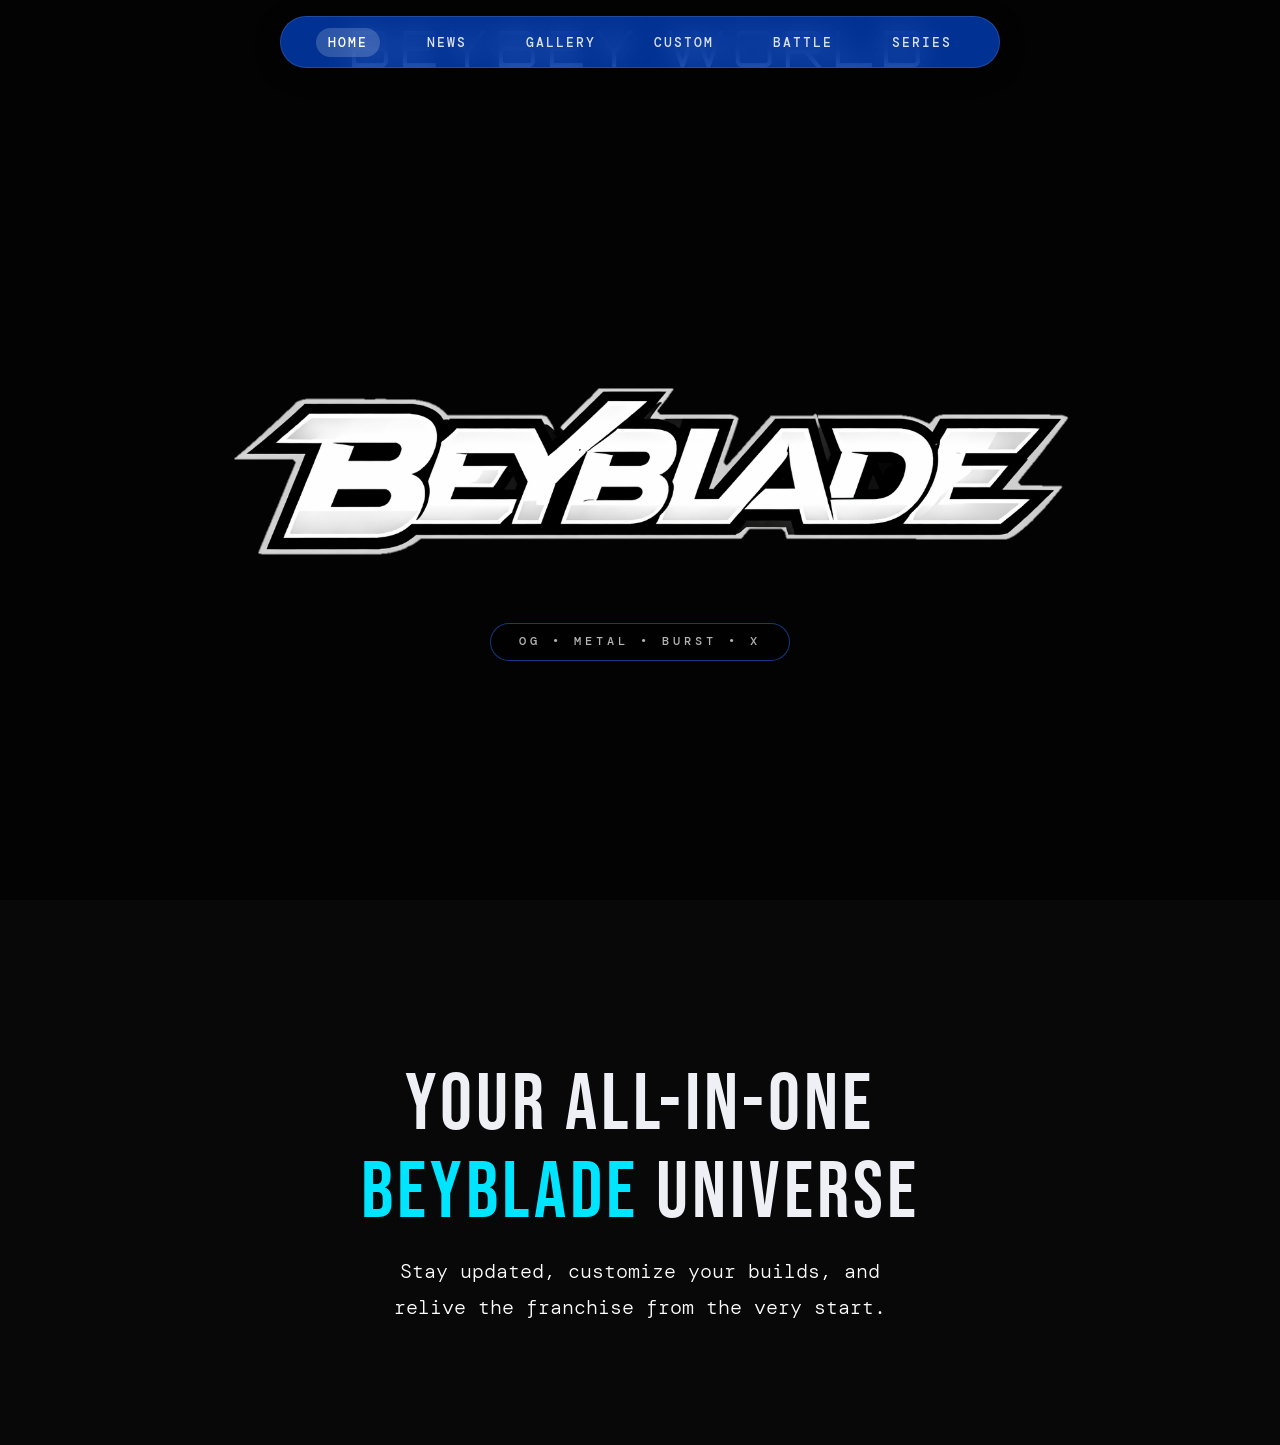
<file: home.html>
<!DOCTYPE html>
<html lang="en">
<head>
  <meta charset="UTF-8">
  <meta name="viewport" content="width=device-width, initial-scale=1.0">
  <title>BEYBEY WORLD — Home</title>
  <link rel="preconnect" href="https://fonts.googleapis.com">
  <link rel="preconnect" href="https://fonts.gstatic.com" crossorigin>
  <link href="https://fonts.googleapis.com/css2?family=Orbitron:wght@400;500;700&family=Bebas+Neue&family=DM+Mono:wght@300;400;500&display=swap" rel="stylesheet">
   <link rel="stylesheet" href="../nav.css">
  <style>
    * { margin: 0; padding: 0; box-sizing: border-box; }

    body {
      background: #080808;
      font-family: 'DM Mono', monospace;
      font-weight: 300;
      color: #eef0f6;
      line-height: 1.6;
      overflow-x: hidden;
    }

    h1 {
      margin: 0;
      font-family: 'Bebas Neue', sans-serif;
      font-weight: 400;
      letter-spacing: 0.05em;
      line-height: 1.1;
      font-size: 80px;
    }

    p {
      margin: 0;
      font-size: 14px;
      color: #8a90a0;
    }

    a {
      color: #003CB4;
      text-decoration: none;
    }

    .container {
      max-width: 1200px;
      margin: 0 auto;
      padding: 0 24px;
    }

    /* Video Background */
    .page-video-bg {
      position: fixed;
      top: 0; left: 0;
      width: 100%; height: 100%;
      z-index: -1;
      overflow: hidden;
      pointer-events: none;
    }

    .page-video-bg::after {
      content: '';
      position: absolute;
      inset: 0;
      background: black;
      opacity: 0.55;
      pointer-events: none;
    }

    .page-video {
      width: 100%; height: 100%;
      object-fit: cover;
      object-position: center;
    }



    /* Hero */
    .hero {
      padding-top: 140px;
      padding-bottom: 80px;
      text-align: center;
      min-height: 1200px;
    }

    .page-header {
      text-align: center;
      padding: 8px 0 0;
      color: #ffffff;
      font-size: 50px;
      letter-spacing: 0.18em;
      text-transform: uppercase;
      font-family: 'Orbitron', sans-serif;
    }

    .hero-branding {
      display: flex;
      flex-direction: column;
      align-items: center;
      gap: 18px;
      margin-bottom: 0px;
    }

    .page-logo {
      display: block;
      max-width: 1000px;
      width: 100%;
      height: auto;
      margin: 100px auto 0;
    }

    .hero-badge {
      display: inline-flex;
      align-items: center;
      justify-content: center;
      font-family: 'DM Mono', monospace;
      font-size: 12px;
      font-weight: 500;
      letter-spacing: 4px;
      text-transform: uppercase;
      color: rgba(255, 255, 255, 0.7);
      border: 1px solid rgba(38, 114, 255, 0.5);
      padding: 8px 28px;
      border-radius: 100px;
      background: rgba(0, 0, 0, 0.4);
      margin-bottom: 400px;
    }

    .hero h1 {
      color: #eef0f6;
      margin-bottom: 16px;
    }

    .accent { color: #00e5ff; }

    .hero p {
      color: white;
      max-width: 540px;
      margin: 0 auto 40px;
      font-size: 20px;
      line-height: 1.8;
    }

    .hero-actions {
      display: flex;
      align-items: center;
      justify-content: center;
      gap: 16px;
      flex-wrap: wrap;
      margin-bottom: 200px;
    }

    @media (max-width: 640px) {
      .hero {
        padding-top: 110px;
        padding-bottom: 50px;
      }
      .nav-menu a {
        font-size: 10px;
        letter-spacing: 2px;
      }
      h1 { font-size: 36px; }
    }
  </style>
</head>
<body>

  <header class="page-header">BEYBEY WORLD</header>

  <!-- Navigation: home.html style (dark glass pill, DM Mono font, slides in on scroll) -->
  <div class="nav-wrapper" id="navWrapper">
    <nav class="navbar">
      <ul class="nav-menu">
        <li><a href="home.html" class="active">Home</a></li>
        <li><a href="news/news.html">News</a></li>
        <li><a href="gallery/gallery.html">Gallery</a></li>
        <li><a href="custom/custom.html">Custom</a></li>
        <li><a href="battle/battle.html">Battle</a></li>
        <li><a href="series/series.html">Series</a></li>
      </ul>
    </nav>
  </div>

  <!-- Video Background -->
  <div class="page-video-bg">
    <video autoplay muted loop playsinline class="page-video">
      <source src="home_bg.mp4" type="video/mp4">
    </video>
  </div>

  <!-- Hero -->
  <section class="hero">
    <div class="container">
      <div class="hero-branding">
        <img class="page-logo" src="beyblade logo.png" alt="Beyblade logo">
        <span class="hero-badge">OG &bull; Metal &bull; Burst &bull; X</span>
      </div>
      <h1>Your All-In-One<br><span class="accent">Beyblade</span> Universe</h1>
      <p>Stay updated, customize your builds, and relive the franchise from the very start.</p>
    </div>
  </section>

  <script>
    const wrapper = document.getElementById('navWrapper');
    const links = document.querySelectorAll('.nav-menu a');

    window.addEventListener('scroll', function () {
      wrapper.classList.toggle('visible', window.scrollY > 80);
    });

    links.forEach(function (link) {
      link.addEventListener('click', function () {
        links.forEach(function (l) { l.classList.remove('active'); });
        this.classList.add('active');
      });
    });
  </script>

</body>
</html>
</file>
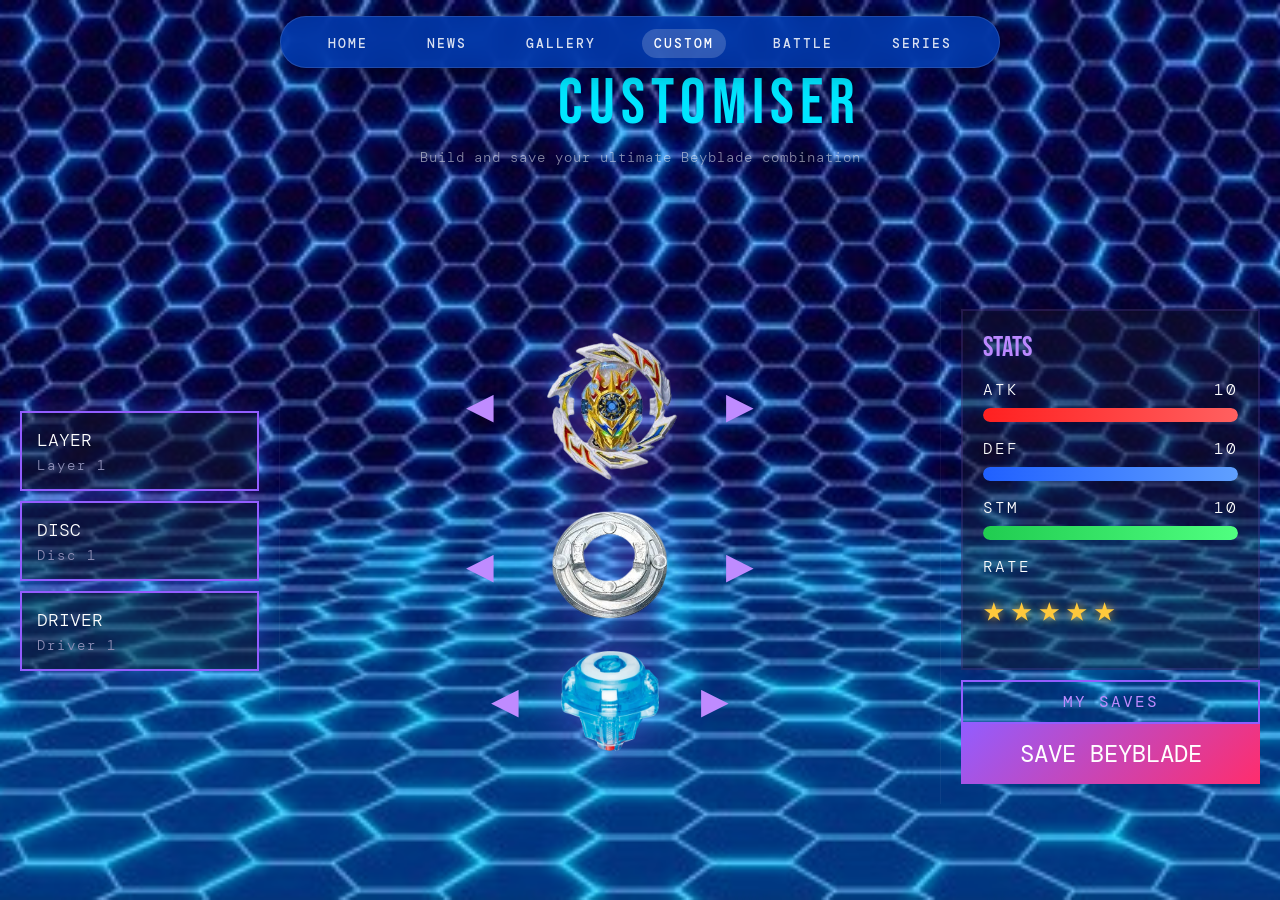
<file: custom/custom.html>
<!DOCTYPE html>
<html lang="en">
<head>
  <meta charset="UTF-8">
  <meta name="viewport" content="width=device-width, initial-scale=1.0">
  <title>BEYBEY WORLD — Customiser</title>
  <link href="https://fonts.googleapis.com/css2?family=Bebas+Neue&family=DM+Mono:wght@300;400;500&display=swap" rel="stylesheet">
  <link rel="stylesheet" href="custom.css">
  <link rel="stylesheet" href="../nav.css">
</head>
<body>

<div class="app">

  <!-- Fixed floating nav -->
  <div class="nav-wrapper">
    <nav class="navbar">
      <ul class="nav-menu">
        <li><a href="../home.html">Home</a></li>
        <li><a href="../news/news.html">News</a></li>
        <li><a href="../gallery/gallery.html">Gallery</a></li>
        <li><a href="custom.html" class="active">Custom</a></li>
        <li><a href="../battle/battle.html">Battle</a></li>
        <li><a href="../series/series.html">Series</a></li>
      </ul>
    </nav>
  </div>

  <!-- SAVES MODAL -->
  <div class="modal-overlay" id="modal-overlay" onclick="closeModal(event)">
    <div class="modal-box">
      <div class="modal-header">
        <span class="modal-title">MY SAVED COMBOS</span>
        <button class="modal-close-btn" onclick="toggleModal(event)">✕</button>
      </div>
      <div class="modal-grid" id="modal-grid"></div>
    </div>
  </div>

  <!-- NAME INPUT MODAL -->
  <div class="modal-overlay" id="name-modal" onclick="closeNameModal(event)">
    <div class="modal-box" style="max-width:420px;">
      <div class="modal-header">
        <span class="modal-title">NAME YOUR BEYBLADE</span>
        <button class="modal-close-btn" onclick="closeNameModalBtn()">✕</button>
      </div>
      <div style="padding:28px 24px; display:flex; flex-direction:column; gap:16px;">
        <input
          type="text"
          id="bey-name-input"
          placeholder="e.g. Dragon Storm"
          maxlength="30"
          style="background:rgba(255,255,255,.07); border:1px solid #925dff; color:white;
                 font-family:'DM Mono',monospace; font-size:14px; letter-spacing:2px;
                 padding:12px 16px; outline:none; border-radius:8px; width:100%; box-sizing:border-box;"
        >
        <button
          onclick="confirmSave()"
          style="height:52px; border:none; background:linear-gradient(135deg,#925dff,#ff2d6d);
                 color:white; font-family:'DM Mono',monospace; font-size:15px; letter-spacing:2px;
                 cursor:pointer; border-radius:8px; transition:.2s;"
        >SAVE ✓</button>
      </div>
    </div>
  </div>

  <!-- Page hero -->
  <div class="page-hero custom-hero">
    <h1><span class="accent">Customiser</span></h1>
    <p>Build and save your ultimate Beyblade combination</p>
  </div>

  <div class="main">

    <!-- LEFT -->
    <div class="left-panel">
      <div class="part-box">
        <div>
          <div class="part-title">LAYER</div>
          <div class="part-sub" id="layer-name-text">Layer 1</div>
        </div>
      </div>
      <div class="part-box">
        <div>
          <div class="part-title">DISC</div>
          <div class="part-sub" id="disc-name-text">Disc 1</div>
        </div>
      </div>
      <div class="part-box">
        <div>
          <div class="part-title">DRIVER</div>
          <div class="part-sub" id="driver-name-text">Driver 1</div>
        </div>
      </div>
    </div>

    <!-- CENTER -->
    <div class="center">
      <div class="part-row">
        <button class="arrow-btn" onclick="changeLayer(-1)">◀</button>
        <div class="part-display"><img id="layer-img"></div>
        <button class="arrow-btn" onclick="changeLayer(1)">▶</button>
      </div>
      <div class="part-row">
        <button class="arrow-btn" onclick="changeDisc(-1)">◀</button>
        <div class="part-display"><img id="disc-img"></div>
        <button class="arrow-btn" onclick="changeDisc(1)">▶</button>
      </div>
      <div class="part-row">
        <button class="arrow-btn" onclick="changeDriver(-1)">◀</button>
        <div class="part-display small"><img id="driver-img"></div>
        <button class="arrow-btn" onclick="changeDriver(1)">▶</button>
      </div>
    </div>

    <!-- RIGHT -->
    <div class="right-panel">
      <div class="stats-box">
        <div class="stats-title">STATS</div>
        <div class="stat">
          <div class="stat-top"><span>ATK</span><span id="atk-val"></span></div>
          <div class="bar" id="atk-bar"></div>
        </div>
        <div class="stat">
          <div class="stat-top"><span>DEF</span><span id="def-val"></span></div>
          <div class="bar" id="def-bar"></div>
        </div>
        <div class="stat">
          <div class="stat-top"><span>STM</span><span id="stm-val"></span></div>
          <div class="bar" id="stm-bar"></div>
        </div>
        <div class="stat">
          <div class="stat-top"><span>RATE</span></div>
          <div class="stars" id="stars"></div>
        </div>
      </div>
      <button class="saves-open-btn" onclick="toggleModal(event)">
        MY SAVES <span class="nav-saves-badge" id="nav-saves-badge"></span>
      </button>
      <button class="battle-btn" id="saveBtn">SAVE BEYBLADE</button>
    </div>

  </div>
</div>

<script src="custom.js"></script>
<script src="../nav.js"></script>
</body>
</html>
</file>
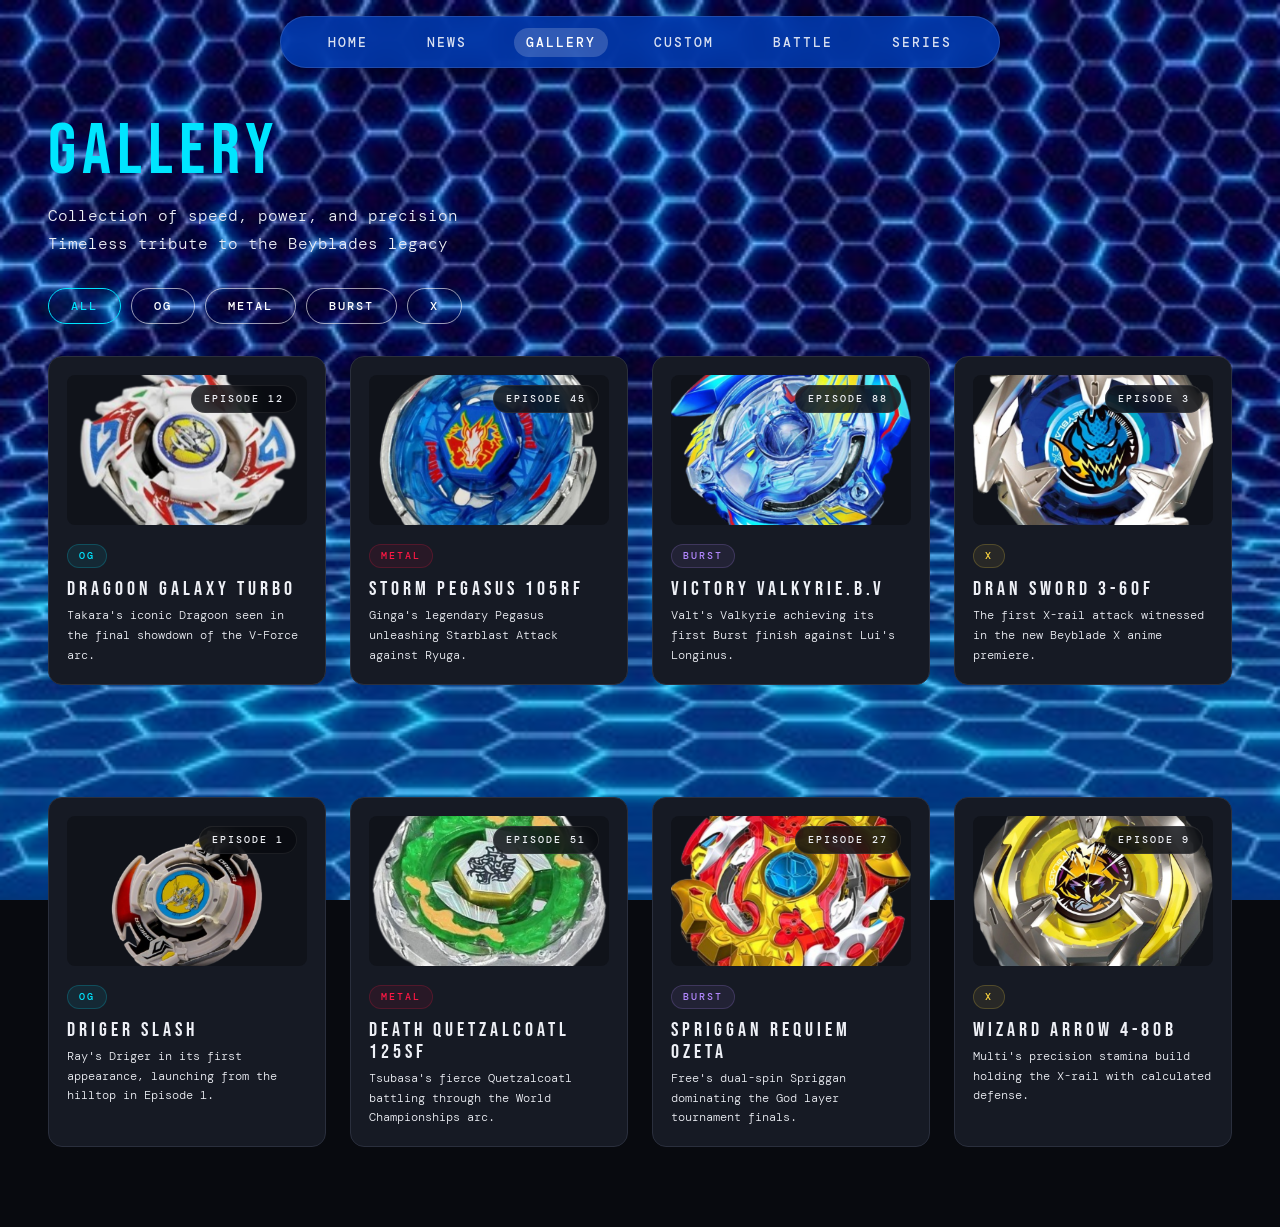
<file: gallery/gallery.html>
<!DOCTYPE html>
<html lang="en">
<head>
  <meta charset="UTF-8">
  <meta name="viewport" content="width=device-width, initial-scale=1.0">
  <title>BEYBEY WORLD — Gallery</title>
  <link rel="preconnect" href="https://fonts.googleapis.com">
  <link rel="preconnect" href="https://fonts.gstatic.com" crossorigin>
  <link href="https://fonts.googleapis.com/css2?family=Bebas+Neue&family=DM+Mono:wght@300;400;500&display=swap" rel="stylesheet">
   <link href="https://fonts.googleapis.com/css2?family=Orbitron:wght@400;500;700&family=Bebas+Neue&family=DM+Mono:wght@300;400;500&display=swap" rel="stylesheet">
  <link rel="stylesheet" href="gallery.css">
  <link rel="stylesheet" href="../nav.css">
</head>
<body>

<div class="beybey-gallery">

  <!-- Background image -->
  <div class="page-image-bg">
    <img src="../background.jpeg" alt="Beyblade Arena">
  </div>

  <!-- Fixed floating nav -->
  <div class="nav-wrapper">
    <nav class="navbar">
      <ul class="nav-menu">
        <li><a href="../home.html">Home</a></li>
        <li><a href="../news/news.html">News</a></li>
        <li><a href="../gallery/gallery.html" class="active">Gallery</a></li>
        <li><a href="../custom/custom.html">Custom</a></li>
        <li><a href="../battle/battle.html">Battle</a></li>
        <li><a href="../series/series.html">Series</a></li>
      </ul>
    </nav>
  </div>

  <!-- Page hero header -->
  <section class="hero">
    <div class="container">
      <h1><span class="accent">Gallery</span></h1>
      <p>Collection of speed, power, and precision</p>
      <p style="margin-top:2px;">Timeless tribute to the Beyblades legacy</p>
    </div>
  </section>

  <!-- Gallery section -->
  <section class="section" style="padding-top: 0;">
    <div class="container">
      <div class="gallery-filters">
        <button class="filter-btn active" data-filter="all">All</button>
        <button class="filter-btn" data-filter="og">OG</button>
        <button class="filter-btn" data-filter="metal">Metal</button>
        <button class="filter-btn" data-filter="burst">Burst</button>
        <button class="filter-btn" data-filter="x">X</button>
      </div>
      <div class="gallery-grid" id="gallery-grid"></div>
    </div>
  </section>

</div>

<script src="gallery.js"></script>
<script src="../nav.js"></script>
</body>
</html>
</file>
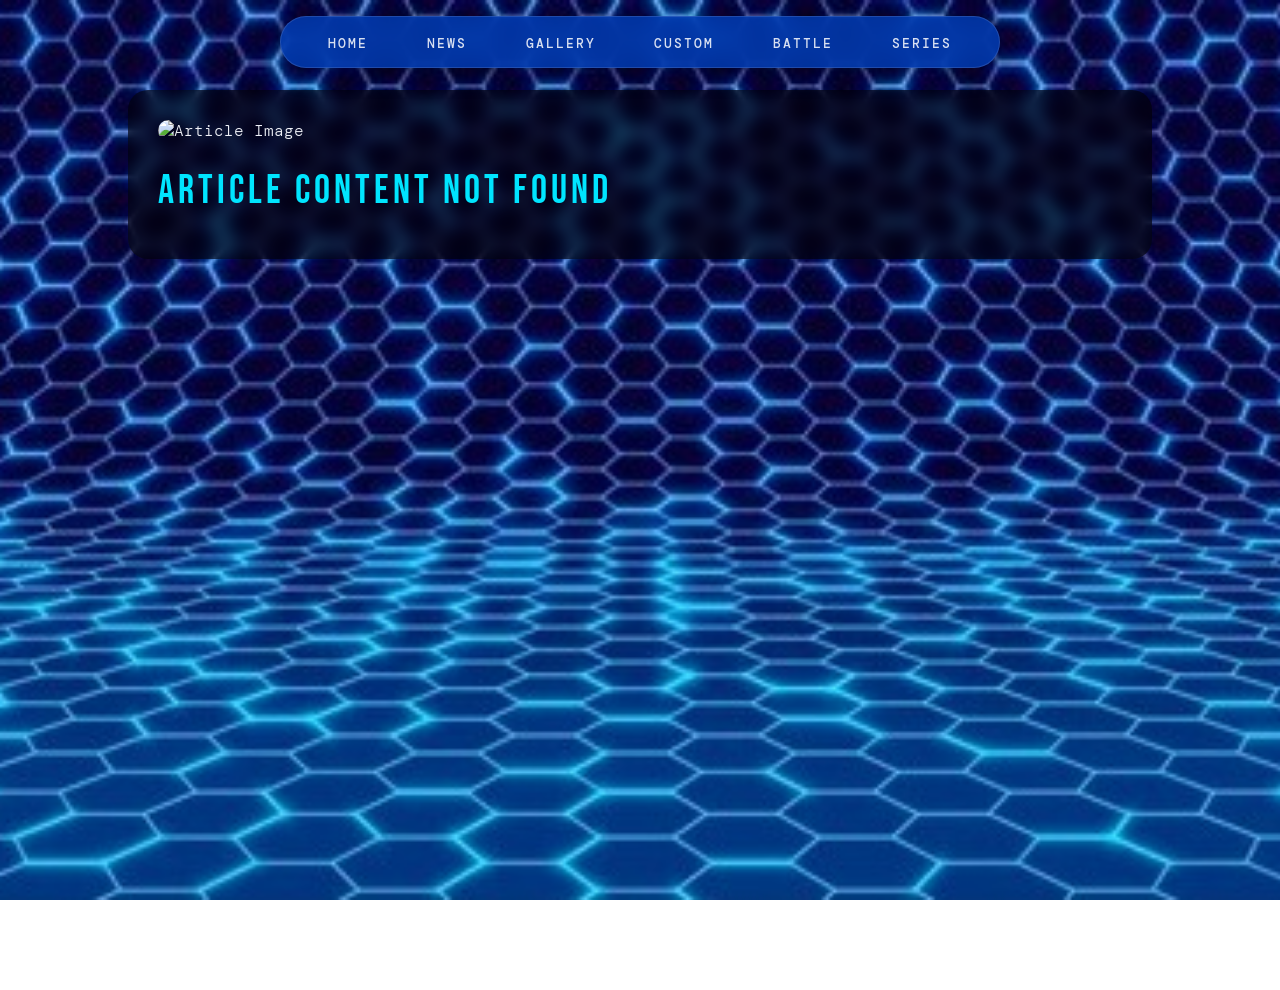
<file: news/detail.html>
<!DOCTYPE html>
<html lang="en">
<head>
  <meta charset="UTF-8">
  <meta name="viewport" content="width=device-width, initial-scale=1.0">
  <title>BEYBEY WORLD — Article</title>
  <link rel="stylesheet" href="news.css">
  <link rel="stylesheet" href="../nav.css">
</head>
<body>

  <!-- Fixed floating nav -->
  <div class="nav-wrapper">
    <nav class="navbar">
      <ul class="nav-menu">
        <li><a href="../home.html">Home</a></li>
        <li><a href="news.html" class="active">News</a></li>
        <li><a href="../gallery/gallery.html">Gallery</a></li>
        <li><a href="../custom/custom.html">Custom</a></li>
        <li><a href="../battle/battle.html">Battle</a></li>
        <li><a href="../series/series.html">Series</a></li>
      </ul>
    </nav>
  </div>

  <section class="detail-container" style="margin-top: 90px;">
    <img id="detail-image" class="detail-image" alt="Article Image">
    <div class="detail-content">
      <h1 id="detail-title">Loading Article...</h1>
      <p id="detail-time"></p>
      <p id="detail-description"></p>
    </div>
  </section>

  <script src="detail.js"></script>
  <script src="../nav.js"></script>
</body>
</html>
</file>
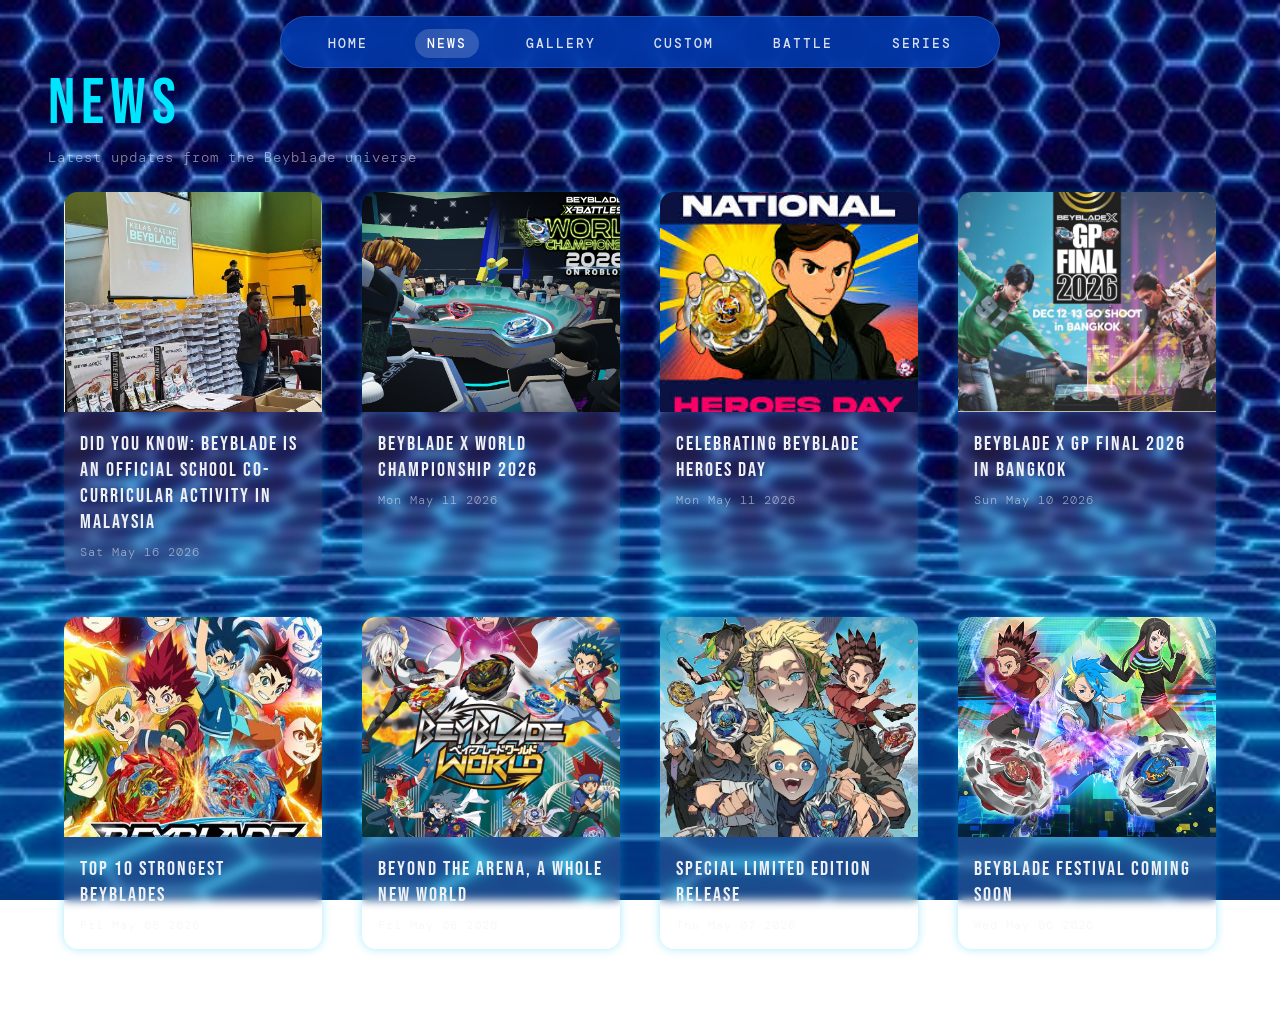
<file: news/news.html>
<!DOCTYPE html>
<html lang="en">
<head>
  <meta charset="UTF-8">
  <meta name="viewport" content="width=device-width, initial-scale=1.0">
  <title>BEYBEY WORLD — News</title>
  <link rel="stylesheet" href="news.css">
  <link rel="stylesheet" href="../nav.css">
</head>
<body>

  <!-- Fixed floating nav -->
  <div class="nav-wrapper">
    <nav class="navbar">
      <ul class="nav-menu">
        <li><a href="../home.html">Home</a></li>
        <li><a href="news.html" class="active">News</a></li>
        <li><a href="../gallery/gallery.html">Gallery</a></li>
        <li><a href="../custom/custom.html">Custom</a></li>
        <li><a href="../battle/battle.html">Battle</a></li>
        <li><a href="../series/series.html">Series</a></li>
      </ul>
    </nav>
  </div>

  <!-- Page hero header -->
  <div class="page-hero">
    <h1><span class="accent">News</span></h1>
    <p>Latest updates from the Beyblade universe</p>
  </div>

  <!-- News grid — populated by news.js -->
  <section class="news-container" id="news-container"></section>

  <script src="news.js"></script>
  <script src="../nav.js"></script>
</body>
</html>
</file>
<file: nav.css>
/* ================================================
   BEYBEY WORLD — Shared Navigation + Font Tokens
   Import this on every page AFTER your page CSS.
   ================================================ */

/* ---- Google Fonts (Bebas Neue + DM Mono) ---- */
@import url('https://fonts.googleapis.com/css2?family=Bebas+Neue&family=DM+Mono:wght@300;400;500&display=swap');

/* ---- Font reset: every page uses DM Mono body + Bebas Neue headings ---- */
body {
  font-family: 'DM Mono', monospace;
  font-weight: 300;
}

h1, h2, h3, h4 {
  font-family: 'Bebas Neue', sans-serif;
  font-weight: 400;
  letter-spacing: 4px;
  line-height: 1.1;
}

/* ================================================
   NAV WRAPPER
   - Starts fixed at top: 0 (always visible, no slide-in delay)
   - Floats as a centred pill 16px from the top
   - On homepage it's just sticky (no fixed needed — handled per page)
   ================================================ */
.nav-wrapper {
  position: fixed;
  top: 16px;
  left: 0;
  width: 100%;
  display: flex;
  justify-content: center;
  z-index: 999;
  pointer-events: none; /* lets clicks pass through the transparent gap around the pill */
}

.navbar {
  pointer-events: all;
  display: flex;
  justify-content: center;
  align-items: center;
  background: rgba(0, 60, 180, 0.82);
  backdrop-filter: blur(12px);
  -webkit-backdrop-filter: blur(12px);
  max-width: 720px;
  width: calc(100% - 48px);
  height: 52px;
  border-radius: 100px;
  border: 1px solid rgba(255, 255, 255, 0.12);
  box-shadow: 0 4px 24px rgba(0, 0, 0, 0.35);
}

.nav-menu,
.nav-links {
  display: flex;
  list-style: none;
  width: 100%;
  justify-content: space-evenly;
  align-items: center;
  padding: 0;
  margin: 0;
  gap: 0;
}

/* ---- Nav links ---- */
.nav-menu a,
.nav-links a {
  font-family: 'DM Mono', monospace;
  font-size: 13px;
  font-weight: 500;
  letter-spacing: 2px;
  text-transform: uppercase;
  color: rgba(255, 255, 255, 0.85);
  text-decoration: none;
  padding: 6px 12px;
  border-radius: 100px;
  border: none;
  transition: background 0.2s ease, color 0.2s ease;
}

/* Hover: slight dim/highlight instead of underline */
.nav-menu a:hover,
.nav-links a:hover {
  background: rgba(255, 255, 255, 0.12);
  color: #ffffff;
}

/* Active: no underline, just a subtle background pill */
.nav-menu a.active,
.nav-links a.active {
  background: rgba(255, 255, 255, 0.18);
  color: #ffffff;
  border-bottom: none !important; /* override any page-level underline */
}

/* Remove any leftover underline styles from old pages */
.nav-menu a.active,
.nav-links a.active::after {
  border-bottom: none;
  text-decoration: none;
}

/* Remove the pseudo-element underline from news.css */
.nav-links a.active::after {
  display: none;
}

/* ================================================
   PAGE HERO HEADER  (used on all pages except home)
   Add <section class="page-hero"> at the top of each page body.
   ================================================ */
.page-hero {
  padding: 72px 48px 24px;
  max-width: 1600px;
  margin: 0 auto;
  position: relative;
  z-index: 1;
}

.page-hero h1 {
  font-family: 'Bebas Neue', sans-serif;
  font-size: 64px;
  letter-spacing: 6px;
  line-height: 1;
  margin-bottom: 10px;
  color: #eef0f6;
}

.page-hero h1 .accent {
  color: #00e5ff;
}

.page-hero p {
  font-family: 'DM Mono', monospace;
  font-size: 14px;
  font-weight: 300;
  color: rgba(238, 240, 246, 0.55);
  letter-spacing: 1px;
  margin: 0;
  line-height: 1.6;
}

/* ================================================
   RESPONSIVE
   ================================================ */
@media (max-width: 640px) {
  .navbar {
    height: 44px;
    width: calc(100% - 24px);
  }

  .nav-menu a,
  .nav-links a {
    font-size: 11px;
    padding: 4px 8px;
    letter-spacing: 1px;
  }

  .page-hero {
    padding: 90px 20px 32px;
  }

  .page-hero h1 {
    font-size: 44px;
  }
}
</file>
<file: custom/custom.css>
*{
  margin:0;
  padding:0;
  box-sizing:border-box;
}

body{
  background-image:url("../background.jpeg");
  background-size:cover;
  background-position:center;
  overflow-x:hidden;
  font-family:'Arial', sans-serif;
  color:white;
}

/* APP */

.app{
  width:100vw;
  min-height:100vh;
  display:flex;
  flex-direction:column;
}

/* Nav handled by nav.css */

/* Custom hero sits below the fixed nav */
.custom-hero {
  padding-top: 90px;
  padding-bottom: 12px;
  text-align: right;
  padding-right: 40px;
}

/* MAIN */

.main{
  flex:1;
  display:grid;
  grid-template-columns:280px 1fr 340px;
  align-items:center;
}

/* LEFT PANEL */

.left-panel{
  border-right:1px solid rgba(255,255,255,.05);
  padding:20px;
}

.part-box{
  height:80px;
  margin-bottom:10px;
  border:2px solid #925dff;
  box-shadow:0 0 25px rgba(146,93,255,.25);
  background:rgba(20,20,40,.5);
  display:flex;
  align-items:center;
  padding:15px;
}

.part-title{
  font-family:'DM Mono', monospace;
  font-size:18px;
}

.part-sub{
  margin-top:4px;
  color:#8f8fb7;
  font-size:14px;
  letter-spacing:2px;
}

/* CENTER */

.center{
  display:flex;
  flex-direction:column;
  justify-content:center;
  align-items:center;
}

.part-row{
  display:flex;
  align-items:center;
  justify-content:center;
  gap:30px;
  margin-bottom:10px;
}

.arrow-btn{
  width:50px;
  height:50px;
  border:none;
  background:transparent;
  color:#bf8bff;
  font-size:36px;
  cursor:pointer;
  transition:.2s;
}

.arrow-btn:hover{
  transform:scale(1.15);
}

.part-display{
  width:150px;
  height:150px;
}

.part-display.small{
  width:100px;
  height:100px;
}

.part-display img{
  width:100%;
  height:100%;
  object-fit:contain;
  filter:drop-shadow(0 0 25px rgba(165,100,255,.4));
}

/* RIGHT PANEL */

.right-panel{
  border-left:1px solid rgba(255,255,255,.05);
  padding:20px;
  align-self:center;
}

.stats-box{
  border:2px solid rgba(150,100,255,.15);
  background:rgba(20,20,40,.45);
  padding:20px;
  transition: border-color 0.3s ease, box-shadow 0.3s ease;
}

.stats-title{
  font-family:'Bebas Neue', sans-serif;
  font-size:28px;
  margin-bottom:15px;
  color:#bc88ff;
}

/* STATS */

/* STATS */

.stat{
  margin-bottom:16px;
}

.stat-top{
  display:flex;
  justify-content:space-between;
  margin-bottom:8px;
  font-family:'DM Mono', monospace;
  font-size:16px;
  color:white;
  letter-spacing:2px;
}

.bar{
  width:100%;
  height:14px;
  background:rgba(255,255,255,0.08);
  border-radius:7px;
  overflow:hidden;
}

.bar-fill{
  height:100%;
  border-radius:7px;
  transition: width 0.5s cubic-bezier(.4,0,.2,1);
}

.bar-fill.red{
  background:linear-gradient(90deg,#ff2020,#ff6060);
  box-shadow:0 0 10px rgba(255,40,40,0.7);
}

.bar-fill.blue{
  background:linear-gradient(90deg,#2060ff,#60a0ff);
  box-shadow:0 0 10px rgba(40,130,255,0.7);
}

.bar-fill.green{
  background:linear-gradient(90deg,#20cc50,#50ff80);
  box-shadow:0 0 10px rgba(40,255,100,0.7);
}
/* STARS */

.stars{
  display:flex;
  gap:6px;
  margin-top:8px;
}

.star{
  font-size:36px;
  transition:all 0.3s ease;
}

.star.on{
  color:#ffc93c;
  text-shadow:0 0 10px rgba(255,200,60,0.8);
}

.star.off{
  color:#333;
}

/* BUTTON */

.saves-open-btn {
  margin-top: 10px;
  width: 100%;
  height: 44px;
  border: 2px solid #925dff;
  background: transparent;
  color: #bf8bff;
  font-size: 16px;
  font-family: 'DM Mono', monospace;
  cursor: pointer;
  letter-spacing: 2px;
  display: flex;
  align-items: center;
  justify-content: center;
  gap: 8px;
  transition: .3s;
}

.saves-open-btn:hover {
  background: rgba(146, 93, 255, .15);
  color: #d9b8ff;
}

.battle-btn{
  width:100%;
  height:60px;
  border:none;
  background:linear-gradient(135deg,#925dff,#ff2d6d);
  color:white;
  font-size:24px;
  font-family:'DM Mono', monospace;
  cursor:pointer;
  transition:.3s;
}

.battle-btn:hover{
  transform:scale(1.03);
}
/* SAVES PANEL */

.saves-panel{
  border-top:1px solid rgba(255,255,255,.06);
  padding:14px 24px 18px;
  background:rgba(10,10,25,.6);
  max-height:200px;
  overflow-y:auto;
}

.saves-header{
  display:flex;
  align-items:center;
  gap:12px;
  margin-bottom:10px;
}

.saves-title{
  font-family:'DM Mono', monospace;
  font-size:13px;
  letter-spacing:2px;
  color:#bc88ff;
}

.saves-count{
  font-size:11px;
  color:#555;
}

.saves-list{
  display:flex;
  gap:10px;
  flex-wrap:wrap;
}

.no-saves{
  color:#444;
  font-size:13px;
  letter-spacing:1px;
}

.save-card{
  border:1px solid rgba(146,93,255,.25);
  background:rgba(20,15,45,.7);
  padding:10px 14px;
  min-width:220px;
  position:relative;
}

.save-card-top{
  display:flex;
  justify-content:space-between;
  align-items:center;
  margin-bottom:4px;
}

.save-stars{
  color:#ffc93c;
  font-size:13px;
  letter-spacing:1px;
}

.save-date{
  font-size:10px;
  color:#555;
}

.save-combo{
  font-size:11px;
  color:#8f8fb7;
  letter-spacing:1px;
  margin-bottom:4px;
}

.save-stats{
  font-size:11px;
  color:#666;
  margin-bottom:8px;
}

.save-actions{
  display:flex;
  gap:6px;
}

.save-load-btn{
  flex:1;
  height:26px;
  border:1px solid #925dff;
  background:transparent;
  color:#bf8bff;
  font-family:'DM Mono', monospace;
  font-size:11px;
  cursor:pointer;
  transition:.2s;
  letter-spacing:1px;
}

.save-load-btn:hover{
  background:#925dff;
  color:white;
}

.save-del-btn{
  width:26px;
  height:26px;
  border:1px solid rgba(255,60,60,.3);
  background:transparent;
  color:#ff5050;
  font-size:13px;
  cursor:pointer;
  transition:.2s;
}

.save-del-btn:hover{
  background:rgba(255,50,50,.2);
}

/* scrollbar */
.saves-panel::-webkit-scrollbar{ height:4px; }
.saves-panel::-webkit-scrollbar-track{ background:transparent; }
.saves-panel::-webkit-scrollbar-thumb{ background:#925dff44; border-radius:2px; }

/* ========================
   NAV SAVES BUTTON
======================== */

.nav-saves-btn {
  display: inline-flex;
  align-items: center;
  gap: 6px;
  background: rgba(146, 93, 255, 0.2) !important;
  border: 1px solid #925dff !important;
  color: #bf8bff !important;
  font-family: 'DM Mono', monospace !important;
  font-size: 12px !important;
  font-weight: 500 !important;
  letter-spacing: 3px !important;
  text-transform: uppercase;
  padding: 6px 14px !important;
  border-radius: 100px !important;
  cursor: pointer;
  transition: background 0.2s ease, color 0.2s ease !important;
  text-decoration: none;
  border-bottom: none !important;
}

.nav-saves-btn:hover {
  background: rgba(146, 93, 255, 0.4) !important;
  color: #d9b8ff !important;
  border-bottom: none !important;
}

.nav-saves-badge {
  display: inline-flex;
  align-items: center;
  justify-content: center;
  min-width: 18px;
  height: 18px;
  background: #925dff;
  color: white;
  font-size: 10px;
  font-family: 'DM Mono', monospace;
  border-radius: 9px;
  padding: 0 4px;
}

.nav-saves-badge:empty {
  display: none;
}

/* ========================
   MODAL OVERLAY
======================== */

.modal-overlay{
  position:fixed;
  inset:0;
  background:rgba(5,5,16,.85);
  backdrop-filter:blur(6px);
  z-index:1000;
  display:flex;
  align-items:center;
  justify-content:center;
  opacity:0;
  pointer-events:none;
  transition:opacity .25s ease;
}

.modal-overlay.open{
  opacity:1;
  pointer-events:all;
}

.modal-box{
  width:90vw;
  max-width:900px;
  max-height:80vh;
  background:#0d0d22;
  border:1px solid rgba(146,93,255,.35);
  box-shadow:0 0 60px rgba(146,93,255,.2);
  display:flex;
  flex-direction:column;
  overflow:hidden;
  transform:translateY(20px);
  transition:transform .25s ease;
}

.modal-overlay.open .modal-box{
  transform:translateY(0);
}

.modal-header{
  display:flex;
  justify-content:space-between;
  align-items:center;
  padding:16px 22px;
  border-bottom:1px solid rgba(146,93,255,.2);
  background:rgba(146,93,255,.06);
}

.modal-title{
  font-family:'DM Mono', monospace;
  font-size:16px;
  letter-spacing:3px;
  color:#bc88ff;
}

.modal-close-btn{
  background:transparent;
  border:1px solid rgba(255,255,255,.15);
  color:white;
  width:30px;
  height:30px;
  font-size:14px;
  cursor:pointer;
  transition:.2s;
}

.modal-close-btn:hover{
  background:rgba(255,60,60,.2);
  border-color:#ff5050;
  color:#ff5050;
}

.modal-grid{
  display:flex;
  flex-wrap:wrap;
  gap:16px;
  padding:20px;
  overflow-y:auto;
}

.modal-empty{
  color:#444;
  font-size:14px;
  letter-spacing:1px;
  line-height:1.8;
  padding:40px;
  text-align:center;
  width:100%;
}

/* ========================
   MODAL CARD  (.mc)
======================== */

.mc{
  width:200px;
  background:rgba(20,15,45,.8);
  border:1px solid rgba(146,93,255,.2);
  padding:14px;
  display:flex;
  flex-direction:column;
  gap:10px;
  transition:.2s;
}

.mc:hover{
  border-color:rgba(146,93,255,.55);
  box-shadow:0 0 20px rgba(146,93,255,.15);
}

.mc-stars{
  color:#ffc93c;
  font-size:14px;
  letter-spacing:2px;
  text-shadow:0 0 8px rgba(255,200,60,.5);
}

.mc-imgs{
  display:flex;
  justify-content:space-around;
  align-items:flex-end;
  gap:4px;
}

.mc-img-wrap{
  display:flex;
  flex-direction:column;
  align-items:center;
  gap:4px;
}

.mc-img{
  width:54px;
  height:54px;
  object-fit:contain;
  filter:drop-shadow(0 0 10px rgba(165,100,255,.5));
}

.mc-img-sm{
  width:38px;
  height:38px;
}

.mc-img-label{
  font-size:9px;
  color:#555;
  letter-spacing:1px;
  text-align:center;
}

/* mini stat bars */

.mc-stats{
  display:flex;
  flex-direction:column;
  gap:5px;
}

.mc-stat-row{
  display:flex;
  align-items:center;
  gap:6px;
}

.mc-stat-lbl{
  font-family:'DM Mono', monospace;
  font-size:9px;
  letter-spacing:1px;
  width:24px;
  color:#888;
}

.mc-bar{
  flex:1;
  height:7px;
  background:rgba(255,255,255,.06);
  border-radius:4px;
  overflow:hidden;
}

.mc-bar-fill{
  height:100%;
  border-radius:4px;
  transition:width .4s ease;
}

.mc-bar-fill.red  { background:linear-gradient(90deg,#ff2020,#ff6060); }
.mc-bar-fill.blue { background:linear-gradient(90deg,#2060ff,#60a0ff); }
.mc-bar-fill.green{ background:linear-gradient(90deg,#20cc50,#50ff80); }

.mc-stat-num{
  font-size:9px;
  color:#666;
  width:12px;
  text-align:right;
}

.mc-date{
  font-size:9px;
  color:#333;
  letter-spacing:.5px;
}

.mc-actions{
  display:flex;
  gap:6px;
  margin-top:2px;
}

.mc-load-btn{
  flex:1;
  height:28px;
  border:1px solid #925dff;
  background:transparent;
  color:#bf8bff;
  font-family:'DM Mono', monospace;
  font-size:10px;
  letter-spacing:1px;
  cursor:pointer;
  transition:.2s;
}

.mc-load-btn:hover{
  background:#925dff;
  color:white;
}

.mc-del-btn{
  flex:1;
  height:28px;
  border:1px solid rgba(255,60,60,.25);
  background:transparent;
  color:#ff5050;
  font-family:'DM Mono', monospace;
  font-size:10px;
  letter-spacing:1px;
  cursor:pointer;
  transition:.2s;
}

.mc-del-btn:hover{
  background:rgba(255,50,50,.15);
}

/* modal scrollbar */
.modal-grid::-webkit-scrollbar{ width:4px; }
.modal-grid::-webkit-scrollbar-track{ background:transparent; }
.modal-grid::-webkit-scrollbar-thumb{ background:#925dff44; border-radius:2px; }

/* bey name in modal card */
.mc-bey-name{
  font-family:'DM Mono', monospace;
  font-size:13px;
  letter-spacing:1px;
  color:white;
  margin-bottom:2px;
}
</file>
<file: gallery/gallery.css>
/* ================================================
   BEYBEY WORLD — Gallery Styles
   ================================================ */

body { margin: 0; }

/* ---- GLOBAL RESET scoped to .beybey-gallery ---- */
.beybey-gallery,
.beybey-gallery *,
.beybey-gallery *::before,
.beybey-gallery *::after {
  margin: 0;
  padding: 0;
  box-sizing: border-box;
}

/* ---- MAIN CONTAINER with CSS custom properties (design tokens) ---- */
.beybey-gallery {
  --bg: #080a0f;
  --bg-surface: #10131a;
  --bg-card: #161a24;
  --bg-card-hover: #1c2130;
  --border: #2a2f3d;
  --cyan: #00e5ff;
  --red: #ff1744;
  --gold: #ffd740;
  --purple: #b388ff;
  --text: #eef0f6;
  --font-display: 'Bebas Neue', sans-serif;
  --font-body: 'DM Mono', monospace;
  --transition: 0.25s cubic-bezier(0.4, 0, 0.2, 1);

  font-family: var(--font-body);
  font-weight: 300;
  font-size: 16px;
  background: var(--bg);
  color: var(--text);
  line-height: 1.6;
  min-height: 100vh;
  overflow-x: hidden;
  position: relative;
}

/* ---- FULL-SCREEN BACKGROUND IMAGE ---- */
.beybey-gallery .page-image-bg {
  position: fixed;
  inset: 0;
  z-index: 0;
  overflow: hidden;
  pointer-events: none;
}
.beybey-gallery .page-image-bg img {
  width: 100%;
  height: 100%;
  object-fit: cover;
}

/* ---- HEADING TYPOGRAPHY ---- */
.beybey-gallery h1,
.beybey-gallery h2,
.beybey-gallery h3,
.beybey-gallery h4 {
  font-family: var(--font-display);
  font-weight: 400;
  letter-spacing: 4px;
  line-height: 1.1;
}
.beybey-gallery h1 { font-size: 72px; letter-spacing: 6px; }
.beybey-gallery h2 { font-size: 40px; }
.beybey-gallery h3 { font-size: 28px; }
.beybey-gallery h4 { font-size: 21px; }
.beybey-gallery p  { font-size: 18px; }

/* ---- LAYOUT CONTAINER ---- */
.beybey-gallery .container {
  max-width: 1600px;
  margin: 0 auto;
  padding: 0 48px;
  position: relative;
  z-index: 1;
}
.beybey-gallery .section {
  padding: 32px 0 80px;
  position: relative;
  z-index: 1;
}

/* ======================== NAVIGATION ======================== */

/* ======================== HERO SECTION ======================== */

.beybey-gallery .hero {
  padding: 112px 0 32px;
  position: relative;
  z-index: 1;
}
.beybey-gallery .hero h1 {
  margin-bottom: 12px;
}
.beybey-gallery .accent { color: var(--cyan); }
.beybey-gallery .hero p { font-size: 16px; max-width: 600px; }

/* ======================== FILTER BUTTONS ======================== */

.beybey-gallery .filter-btn {
  font-family: var(--font-body);
  font-size: 12px;
  font-weight: 500;
  letter-spacing: 2px;
  text-transform: uppercase;
  padding: 9px 22px;
  border-radius: 100px;
  border: 1px solid #ffffff99;
  margin-bottom: 32px;
  background: transparent;
  color: #ffffff;
  cursor: pointer;
  transition: all var(--transition);
}
.beybey-gallery .filter-btn:hover {
  border-color: var(--cyan);
  color: var(--cyan);
}
.beybey-gallery .filter-btn.active {
  border-color: var(--cyan);
  color: var(--cyan);
  background: #00e5ff14;
  box-shadow: 0 0 16px #00e5ff33;
}

/* ======================== CARD LINKS ======================== */

.beybey-gallery .card-link {
  text-decoration: none;
  color: inherit;
  display: block;
  transition: opacity 0.35s ease, transform 0.35s ease;
}

.beybey-gallery .card-link.filtered-in {
  animation: beybey_filterIn 0.4s ease forwards;
}
@keyframes beybey_filterIn {
  from { opacity: 0; transform: translateY(16px) scale(0.97); }
  to   { opacity: 1; transform: translateY(0) scale(1); }
}
.beybey-gallery .card-link.hide {
  display: none;
}

/* ======================== GALLERY GRID ======================== */

.beybey-gallery .gallery-grid {
  display: grid;
  grid-template-columns: repeat(4, 1fr);
  column-gap: 24px;
  row-gap: 112px;
}

/* ======================== INDIVIDUAL CARDS ======================== */

.beybey-gallery .card {
  background: var(--bg-card);
  border: 1px solid var(--border);
  border-radius: 14px;
  padding: 18px;
  transition: all var(--transition);
  position: relative;
  overflow: hidden;
  height: 100%;
}
.beybey-gallery .card:hover {
  background: var(--bg-card-hover);
  border-color: #00e5ff;
  transform: translateY(-6px);
  box-shadow: 0 4px 24px #00e5ff;
}

.beybey-gallery .card-image {
  width: 100%;
  aspect-ratio: 16 / 10;
  background: var(--bg-surface);
  border-radius: 8px;
  margin-bottom: 16px;
  overflow: hidden;
  position: relative;
  display: flex;
  align-items: center;
  justify-content: center;
}
.beybey-gallery .card-image img { width: 100%; height: 100%; object-fit: cover; }

/* Episode number badge */
.beybey-gallery .episode-tag {
  position: absolute;
  top: 10px;
  right: 10px;
  font-family: var(--font-body);
  font-size: 10px;
  font-weight: 500;
  letter-spacing: 2px;
  text-transform: uppercase;
  color: var(--text);
  background: #080a0fcc;
  backdrop-filter: blur(8px);
  padding: 5px 12px;
  border-radius: 100px;
  border: 1px solid #ffffff14;
  transition: color var(--transition);
}

/* Series category tag */
.beybey-gallery .card-tag {
  display: inline-block;
  font-family: var(--font-body);
  font-size: 10px;
  font-weight: 500;
  letter-spacing: 2px;
  text-transform: uppercase;
  padding: 3px 11px;
  border-radius: 100px;
  margin-bottom: 10px;
  transition: all var(--transition);
}

/* Color variants for series tags */
.beybey-gallery .tag-cyan   { background: #00e5ff14; color: var(--cyan);   border: 1px solid #00e5ff33; }
.beybey-gallery .tag-red    { background: #ff174414; color: var(--red);    border: 1px solid #ff174433; }
.beybey-gallery .tag-gold   { background: #ffd74014; color: var(--gold);   border: 1px solid #ffd74033; }
.beybey-gallery .tag-purple { background: #b388ff14; color: var(--purple); border: 1px solid #b388ff33; }

/* Card title */
.beybey-gallery .card-title {
  font-size: 20px;
  margin-bottom: 6px;
  transition: color var(--transition);
}

/* Card description text */
.beybey-gallery .card-text {
  font-size: 12px;
  line-height: 1.65;
  transition: color var(--transition);
}

/* ---- CARD HOVER STATE — everything turns cyan ---- */
.beybey-gallery .card:hover .card-title,
.beybey-gallery .card:hover .card-text,
.beybey-gallery .card:hover .episode-tag {
  color: var(--cyan);
}
.beybey-gallery .card:hover .card-tag {
  background: #00e5ff14;
  color: var(--cyan);
  border-color: #00e5ff33;
}

/* ======================== ENTRANCE ANIMATIONS ======================== */

.beybey-gallery .fade-up {
  opacity: 0;
  transform: translateY(24px);
  animation: beybey_fadeUp 0.6s ease forwards;
}
@keyframes beybey_fadeUp {
  to { opacity: 1; transform: translateY(0); }
}

.beybey-gallery .fade-up:nth-child(1) { animation-delay: 0.05s; }
.beybey-gallery .fade-up:nth-child(2) { animation-delay: 0.10s; }
.beybey-gallery .fade-up:nth-child(3) { animation-delay: 0.15s; }
.beybey-gallery .fade-up:nth-child(4) { animation-delay: 0.20s; }
.beybey-gallery .fade-up:nth-child(5) { animation-delay: 0.25s; }
.beybey-gallery .fade-up:nth-child(6) { animation-delay: 0.30s; }
.beybey-gallery .fade-up:nth-child(7) { animation-delay: 0.35s; }
.beybey-gallery .fade-up:nth-child(8) { animation-delay: 0.40s; }

/* ======================== RESPONSIVE BREAKPOINTS ======================== */

@media (max-width: 1200px) {
  .beybey-gallery .gallery-grid { grid-template-columns: repeat(3, 1fr); }
  .beybey-gallery .container { padding: 0 32px; }
}

@media (max-width: 800px) {
  .beybey-gallery .gallery-grid { grid-template-columns: repeat(2, 1fr); }
}

@media (max-width: 520px) {
  .beybey-gallery .gallery-grid { grid-template-columns: 1fr; }
  .beybey-gallery .hero { padding: 96px 0 32px; }
  .beybey-gallery .container { padding: 0 20px; }
}
/* ================================================
   Override: gallery-scoped nav styles are replaced
   by nav.css globals. The .beybey-gallery .nav-wrapper
   block below resets any conflicts.
   ================================================ */
.beybey-gallery .nav-wrapper {
  position: fixed;
  top: 16px;
  background: transparent;
}
</file>
<file: news/news.css>
/* ==========================================================================
   BEYBEY WORLD — News Styles
   Nav styles are now handled by nav.css.
   ========================================================================== */

* {
  margin: 0;
  padding: 0;
  box-sizing: border-box;
}

body {
  background-image: url("../background.jpeg");
  background-size: cover;
  background-position: center;
  background-attachment: fixed;
  min-height: 100vh;
  color: #eef0f6;
  overflow-y: scroll;
}

html { scroll-behavior: smooth; }

/* Accent colour for page hero */
.accent { color: #00e5ff; }

/* Push content below the fixed floating nav */
.page-hero {
  padding-top: 96px;
}

/* ==========================================================================
   NEWS GRID
   ========================================================================== */
.news-container {
  width: 90%;
  margin: 0 auto 60px;
  display: grid;
  grid-template-columns: repeat(auto-fit, minmax(250px, 1fr));
  gap: 40px;
}

.news-card {
  background: rgba(255, 255, 255, 0.1);
  border-radius: 14px;
  overflow: hidden;
  cursor: pointer;
  transition: transform 0.3s ease, box-shadow 0.3s ease;
  backdrop-filter: blur(5px);
  box-shadow: 0 0 10px rgba(0, 195, 255, 0.35);
}

.news-card:hover {
  transform: scale(1.04);
  box-shadow: 0 0 25px #00c3ff;
}

.news-card img {
  width: 100%;
  height: 220px;
  object-fit: cover;
}

.news-content {
  padding: 14px 16px;
}

.news-content h3 {
  font-family: 'Bebas Neue', sans-serif;
  font-size: 20px;
  letter-spacing: 2px;
  margin-bottom: 6px;
  line-height: 1.3;
  color: #eef0f6;
}

.news-content p {
  font-family: 'DM Mono', monospace;
  font-size: 12px;
  font-weight: 300;
  color: rgba(238, 240, 246, 0.55);
  line-height: 1.6;
}

.time {
  font-family: 'DM Mono', monospace;
  font-size: 11px;
  color: rgba(238, 240, 246, 0.4);
  letter-spacing: 1px;
  margin-top: 8px;
  display: block;
}

/* ==========================================================================
   DETAIL PAGE
   ========================================================================== */
.detail-container {
  width: 80%;
  margin: 50px auto;
  background: rgba(0, 0, 0, 0.55);
  padding: 30px;
  border-radius: 20px;
  backdrop-filter: blur(8px);
}

.detail-image {
  width: 100%;
  border-radius: 14px;
  margin-bottom: 28px;
}

.detail-content h1 {
  font-family: 'Bebas Neue', sans-serif;
  font-size: 40px;
  letter-spacing: 4px;
  margin-bottom: 16px;
  color: #00e5ff;
}

.detail-content p {
  font-family: 'DM Mono', monospace;
  font-size: 15px;
  font-weight: 300;
  line-height: 1.8;
  color: rgba(238, 240, 246, 0.8);
}

/* ==========================================================================
   RESPONSIVE
   ========================================================================== */
@media (max-width: 768px) {
  .news-container { width: 95%; gap: 24px; }
}
</file>
